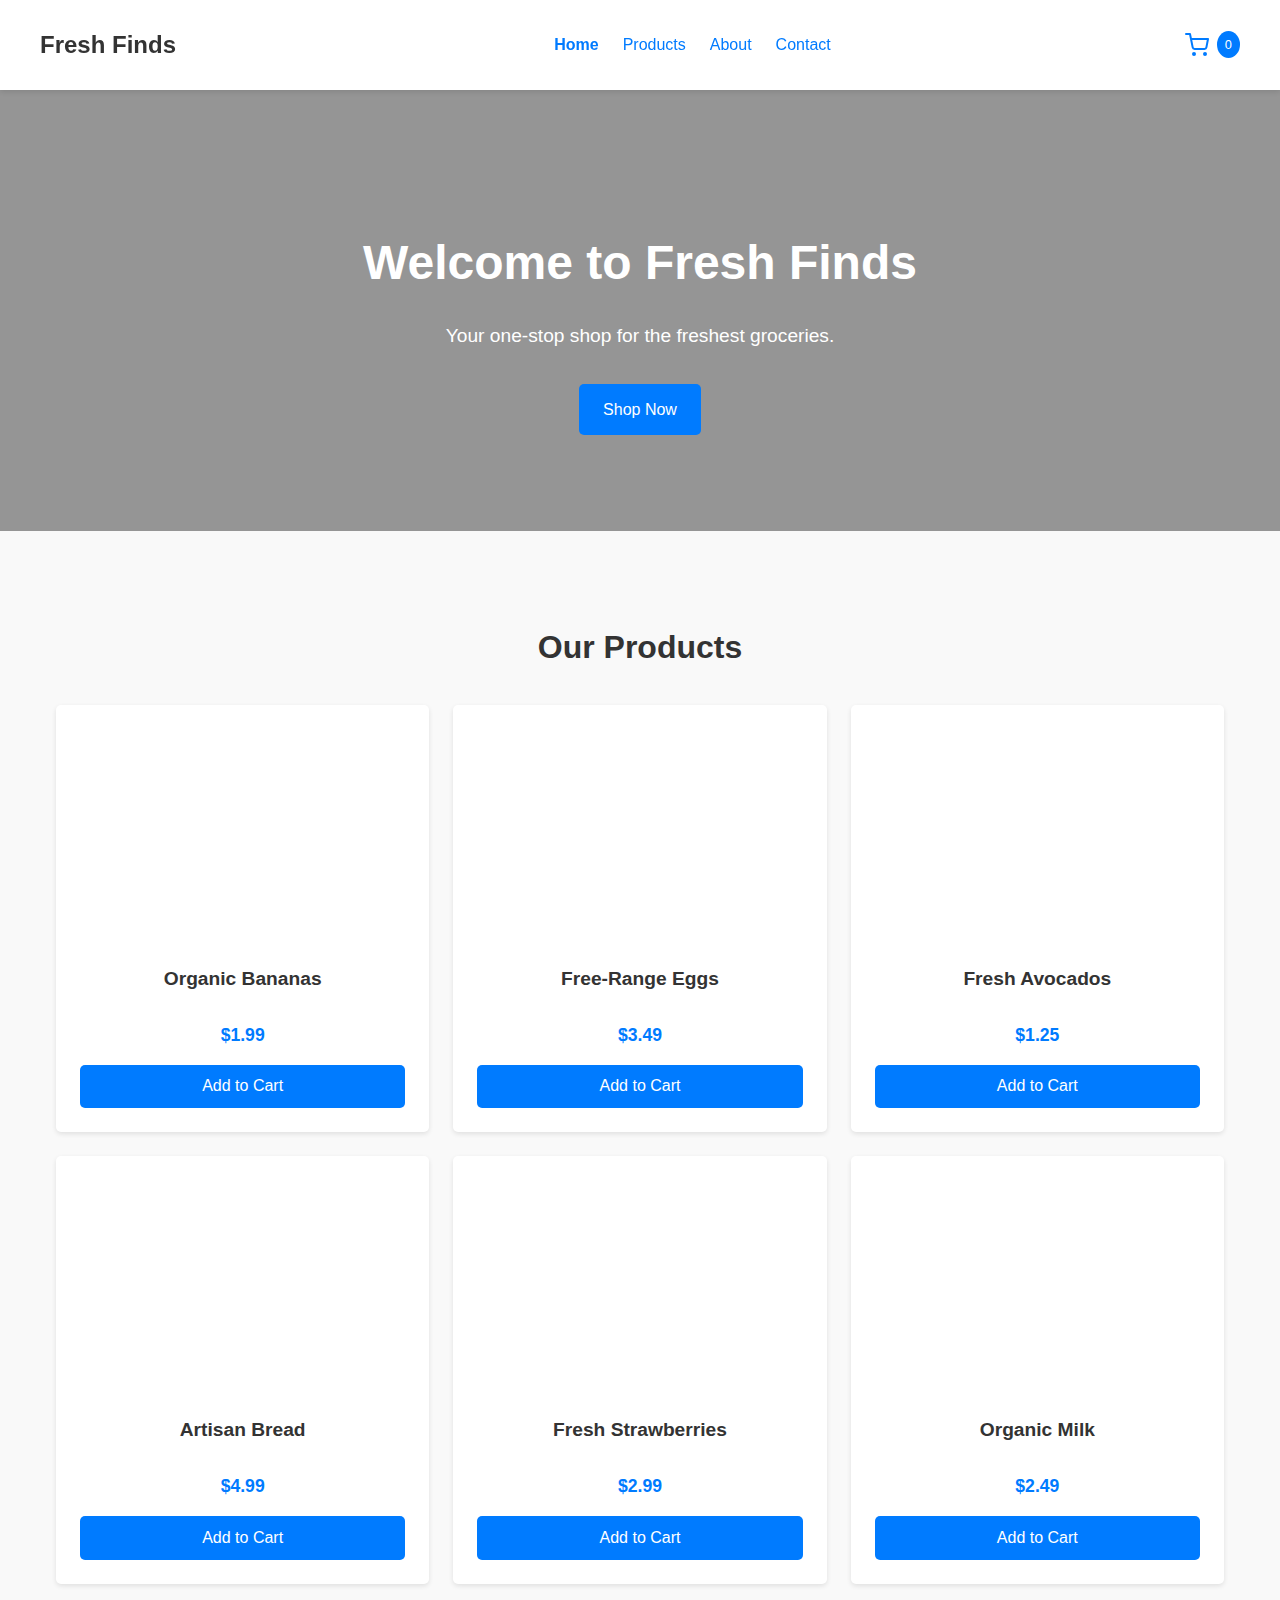
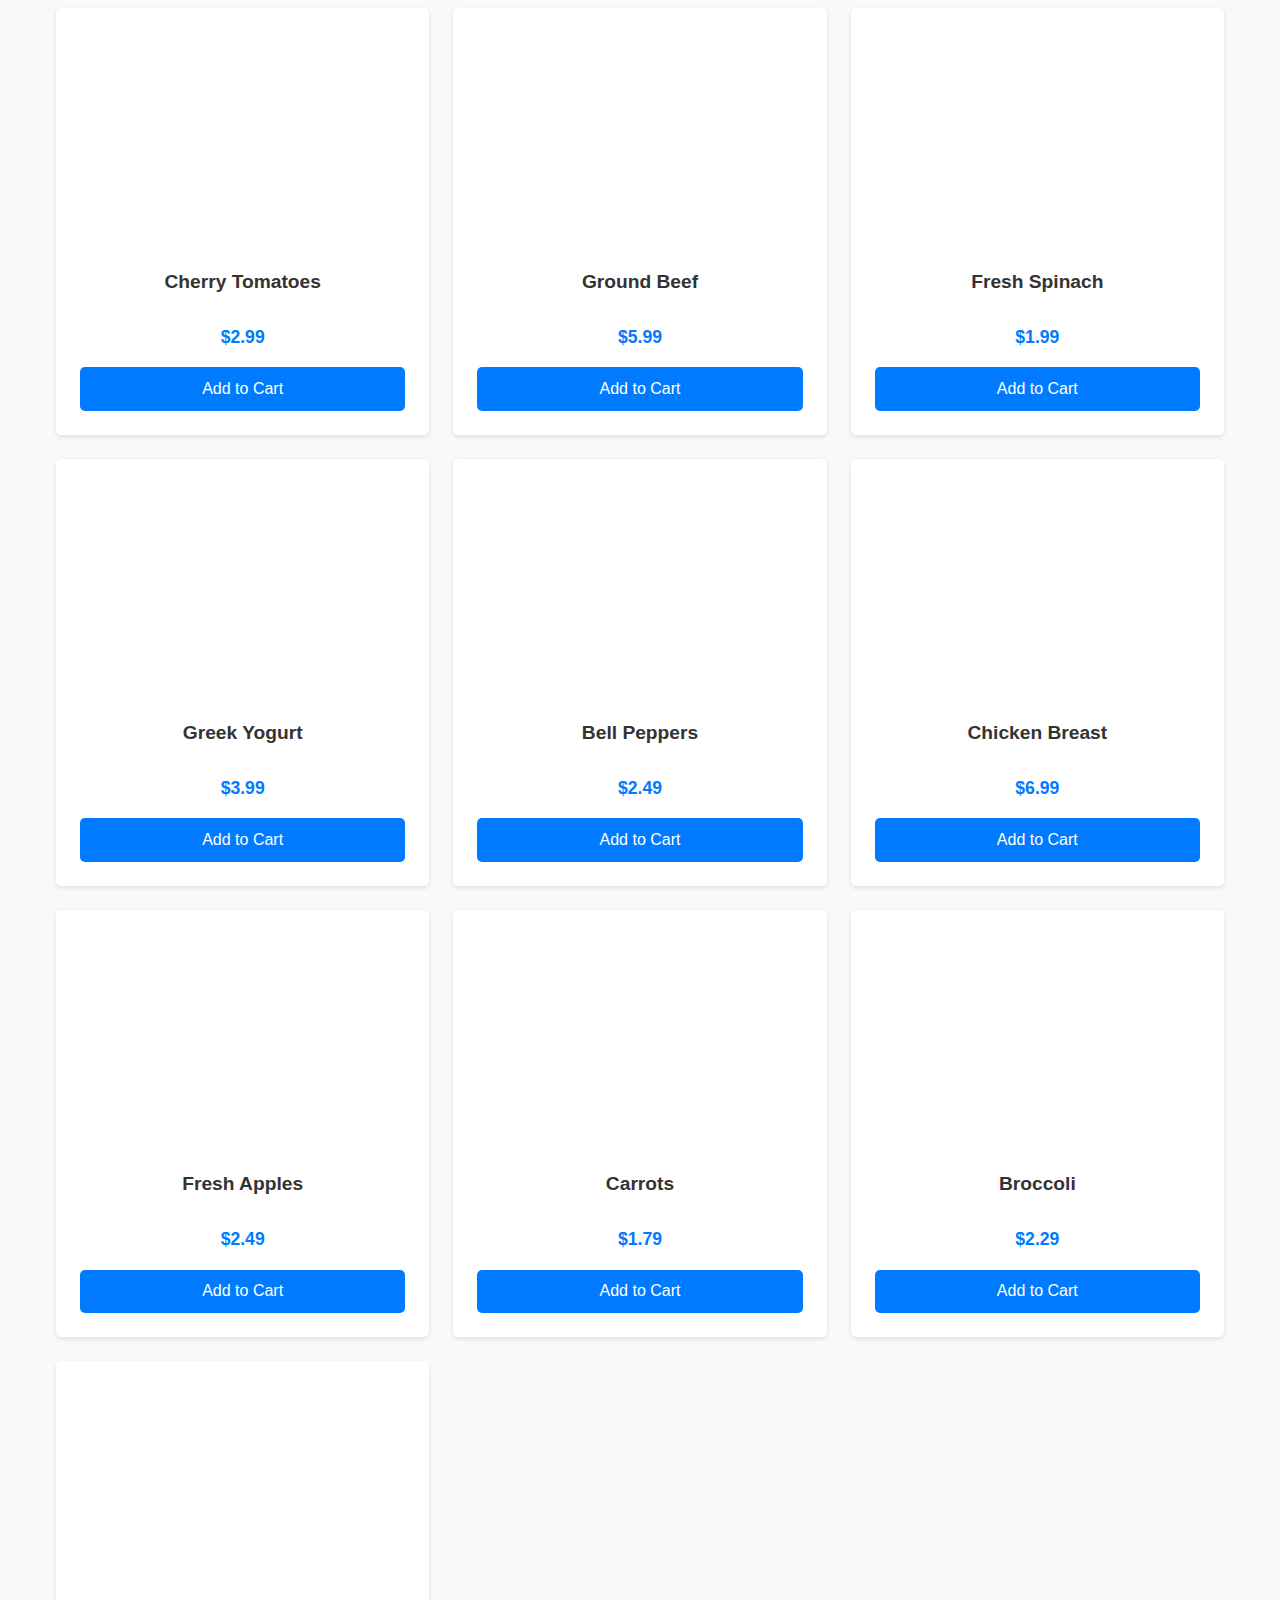
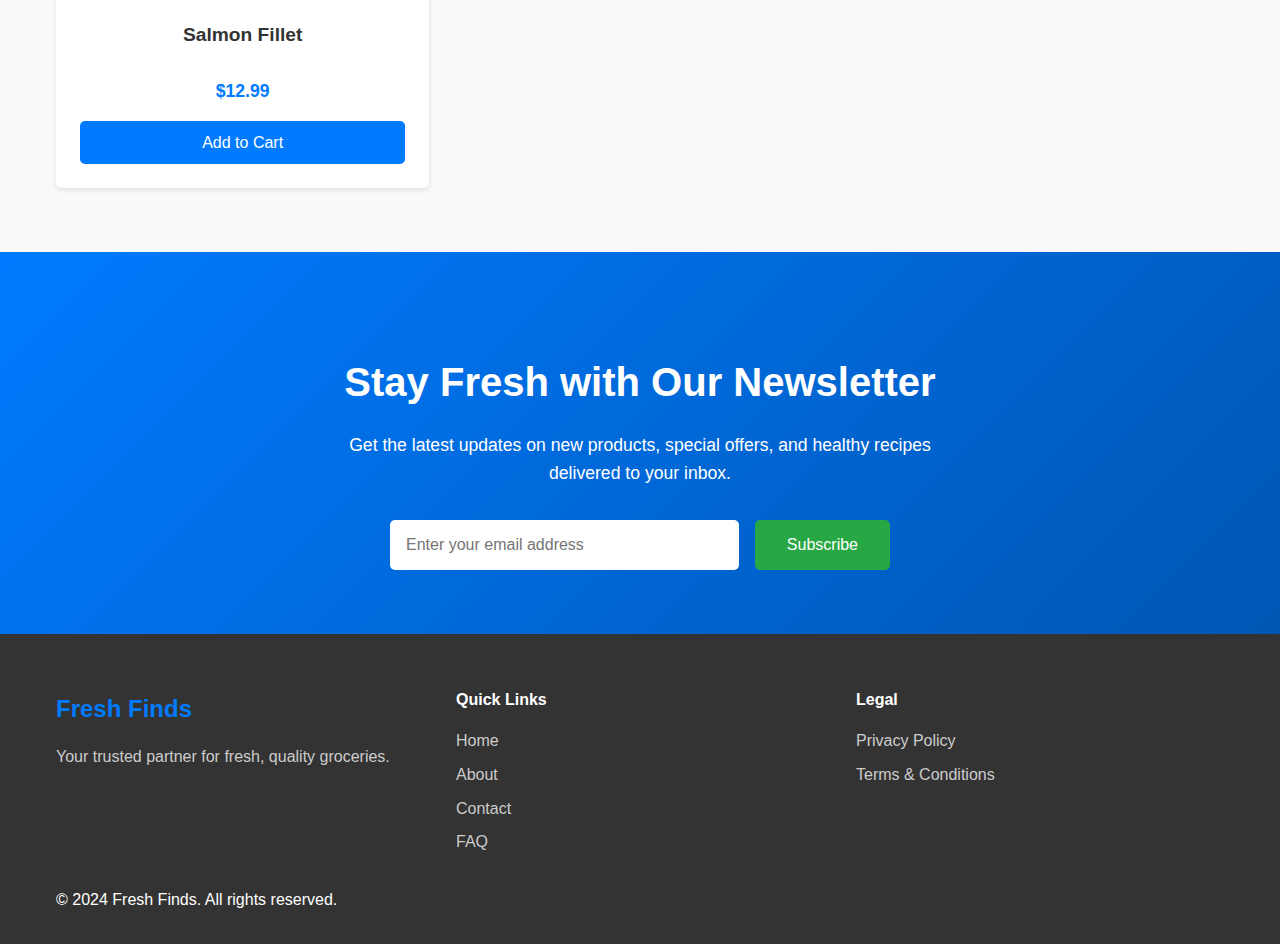
<file: index.html>
<!DOCTYPE html>
<html lang="en">
<head>
    <meta charset="UTF-8">
    <meta name="viewport" content="width=device-width, initial-scale=1.0">
    <title>Fresh Finds</title>
    <link rel="stylesheet" href="style.css">
</head>
<body>
    <header>
        <nav>
            <div class="logo">
                <a href="index.html">
                    <h1>Fresh Finds</h1>
                </a>
            </div>
            <ul class="nav-links">
                <li><a href="#home">Home</a></li>
                <li><a href="#products">Products</a></li>
                <li><a href="about.html">About</a></li>
                <li><a href="contact.html">Contact</a></li>
            </ul>
            <div class="cart">
                <a href="checkout.html">
                    <svg xmlns="http://www.w3.org/2000/svg" width="24" height="24" viewBox="0 0 24 24" fill="none" stroke="currentColor" stroke-width="2" stroke-linecap="round" stroke-linejoin="round" class="feather feather-shopping-cart"><circle cx="9" cy="21" r="1"></circle><circle cx="20" cy="21" r="1"></circle><path d="M1 1h4l2.68 13.39a2 2 0 0 0 2 1.61h9.72a2 2 0 0 0 2-1.61L23 6H6"></path></svg>
                    <span class="cart-count">0</span>
                </a>
            </div>
            <div class="mobile-menu-toggle">
                <span></span>
                <span></span>
                <span></span>
            </div>
        </nav>
    </header>

    <main>
        <section id="home" class="hero">
            <div class="hero-content">
                <h2>Welcome to Fresh Finds</h2>
                <p>Your one-stop shop for the freshest groceries.</p>
                <a href="#products" class="btn">Shop Now</a>
            </div>
        </section>

        <section id="products">
            <h2>Our Products</h2>
            <div class="product-grid">
                </div>
        </section>

        <section class="newsletter-section">
            <div class="container">
                <div class="newsletter-content">
                    <h2>Stay Fresh with Our Newsletter</h2>
                    <p>Get the latest updates on new products, special offers, and healthy recipes delivered to your inbox.</p>
                    <form class="newsletter-form">
                        <div class="newsletter-input-group">
                            <input type="email" placeholder="Enter your email address" required>
                            <button type="submit" class="btn newsletter-btn">Subscribe</button>
                        </div>
                    </form>
                </div>
            </div>
        </section>
    </main>
    <footer>
        <div class="container">
            <div class="footer-content">
                <div class="footer-section">
                    <div class="footer-logo">
                        <h3>Fresh Finds</h3>
                        <p>Your trusted partner for fresh, quality groceries.</p>
                    </div>
                </div>
                <div class="footer-section">
                    <h4>Quick Links</h4>
                    <ul>
                        <li><a href="index.html">Home</a></li>
                        <li><a href="about.html">About</a></li>
                        <li><a href="contact.html">Contact</a></li>
                        <li><a href="faq.html">FAQ</a></li>
                    </ul>
                </div>
                <div class="footer-section">
                    <h4>Legal</h4>
                    <ul>
                        <li><a href="privacy.html">Privacy Policy</a></li>
                        <li><a href="terms.html">Terms & Conditions</a></li>
                    </ul>
                </div>
            </div>
            <p>&copy; 2024 Fresh Finds. All rights reserved.</p>
        </div>
    </footer>

    <script src="script.js"></script>
    <script src="navigation.js"></script>
</body>
</html>
</file>
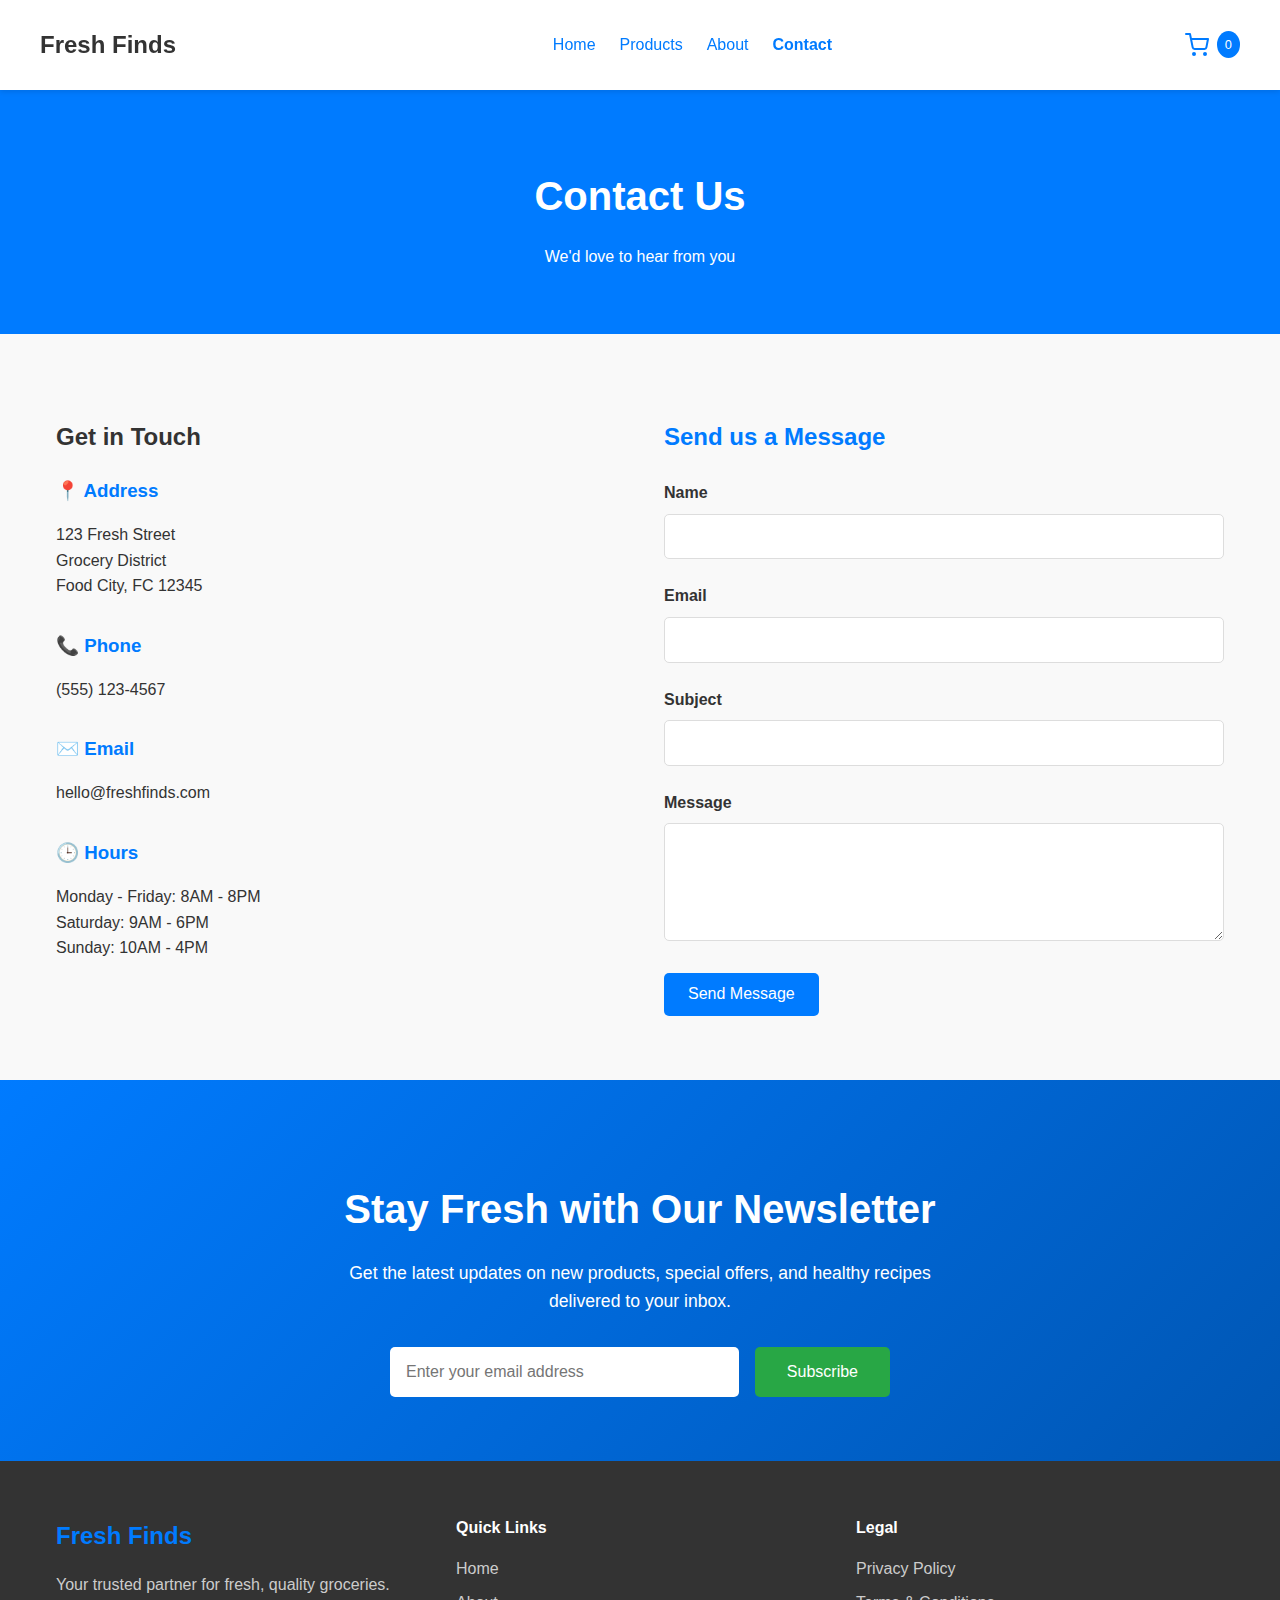
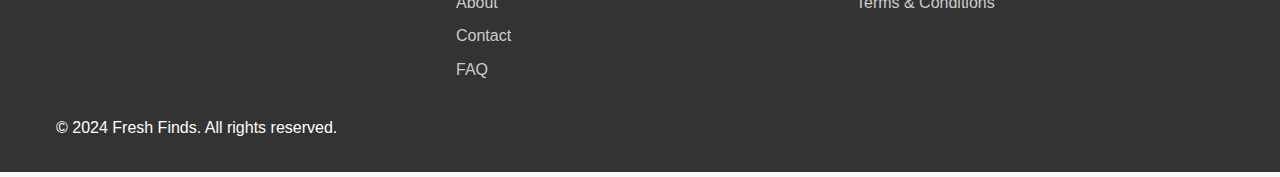
<file: contact.html>
<!DOCTYPE html>
<html lang="en">
<head>
    <meta charset="UTF-8">
    <meta name="viewport" content="width=device-width, initial-scale=1.0">
    <title>Contact Us - Fresh Finds</title>
    <link rel="stylesheet" href="style.css">
</head>
<body>
    <header>
        <nav>
            <div class="logo">
                <a href="index.html">
                    <h1>Fresh Finds</h1>
                </a>
            </div>
            <ul class="nav-links">
                <li><a href="index.html">Home</a></li>
                <li><a href="index.html#products">Products</a></li>
                <li><a href="about.html">About</a></li>
                <li><a href="contact.html">Contact</a></li>
            </ul>
            <div class="cart">
                <a href="checkout.html">
                    <svg xmlns="http://www.w3.org/2000/svg" width="24" height="24" viewBox="0 0 24 24" fill="none" stroke="currentColor" stroke-width="2" stroke-linecap="round" stroke-linejoin="round" class="feather feather-shopping-cart"><circle cx="9" cy="21" r="1"></circle><circle cx="20" cy="21" r="1"></circle><path d="M1 1h4l2.68 13.39a2 2 0 0 0 2 1.61h9.72a2 2 0 0 0 2-1.61L23 6H6"></path></svg>
                    <span class="cart-count">0</span>
                </a>
            </div>
            <div class="mobile-menu-toggle">
                <span></span>
                <span></span>
                <span></span>
            </div>
        </nav>
    </header>

    <main>
        <section class="page-header">
            <div class="container">
                <h1>Contact Us</h1>
                <p>We'd love to hear from you</p>
            </div>
        </section>

        <section class="contact-content">
            <div class="container">
                <div class="contact-grid">
                    <div class="contact-info">
                        <h2>Get in Touch</h2>
                        <div class="contact-item">
                            <h3>📍 Address</h3>
                            <p>123 Fresh Street<br>Grocery District<br>Food City, FC 12345</p>
                        </div>
                        <div class="contact-item">
                            <h3>📞 Phone</h3>
                            <p>(555) 123-4567</p>
                        </div>
                        <div class="contact-item">
                            <h3>✉️ Email</h3>
                            <p>hello@freshfinds.com</p>
                        </div>
                        <div class="contact-item">
                            <h3>🕒 Hours</h3>
                            <p>Monday - Friday: 8AM - 8PM<br>
                            Saturday: 9AM - 6PM<br>
                            Sunday: 10AM - 4PM</p>
                        </div>
                    </div>
                    <div class="contact-form">
                        <h2>Send us a Message</h2>
                        <form>
                            <div class="form-group">
                                <label for="name">Name</label>
                                <input type="text" id="name" name="name" required>
                            </div>
                            <div class="form-group">
                                <label for="email">Email</label>
                                <input type="email" id="email" name="email" required>
                            </div>
                            <div class="form-group">
                                <label for="subject">Subject</label>
                                <input type="text" id="subject" name="subject" required>
                            </div>
                            <div class="form-group">
                                <label for="message">Message</label>
                                <textarea id="message" name="message" rows="5" required></textarea>
                            </div>
                            <button type="submit" class="btn">Send Message</button>
                        </form>
                    </div>
                </div>
            </div>
        </section>

        <section class="newsletter-section">
            <div class="container">
                <div class="newsletter-content">
                    <h2>Stay Fresh with Our Newsletter</h2>
                    <p>Get the latest updates on new products, special offers, and healthy recipes delivered to your inbox.</p>
                    <form class="newsletter-form">
                        <div class="newsletter-input-group">
                            <input type="email" placeholder="Enter your email address" required>
                            <button type="submit" class="btn newsletter-btn">Subscribe</button>
                        </div>
                    </form>
                </div>
            </div>
        </section>
    </main>
    <footer>
        <div class="container">
            <div class="footer-content">
                <div class="footer-section">
                    <div class="footer-logo">
                        <h3>Fresh Finds</h3>
                        <p>Your trusted partner for fresh, quality groceries.</p>
                    </div>
                </div>
                <div class="footer-section">
                    <h4>Quick Links</h4>
                    <ul>
                        <li><a href="index.html">Home</a></li>
                        <li><a href="about.html">About</a></li>
                        <li><a href="contact.html">Contact</a></li>
                        <li><a href="faq.html">FAQ</a></li>
                    </ul>
                </div>
                <div class="footer-section">
                    <h4>Legal</h4>
                    <ul>
                        <li><a href="privacy.html">Privacy Policy</a></li>
                        <li><a href="terms.html">Terms & Conditions</a></li>
                    </ul>
                </div>
            </div>
            <p>&copy; 2024 Fresh Finds. All rights reserved.</p>
        </div>
    </footer>
    <script src="navigation.js"></script>
</body>
</html>
</file>
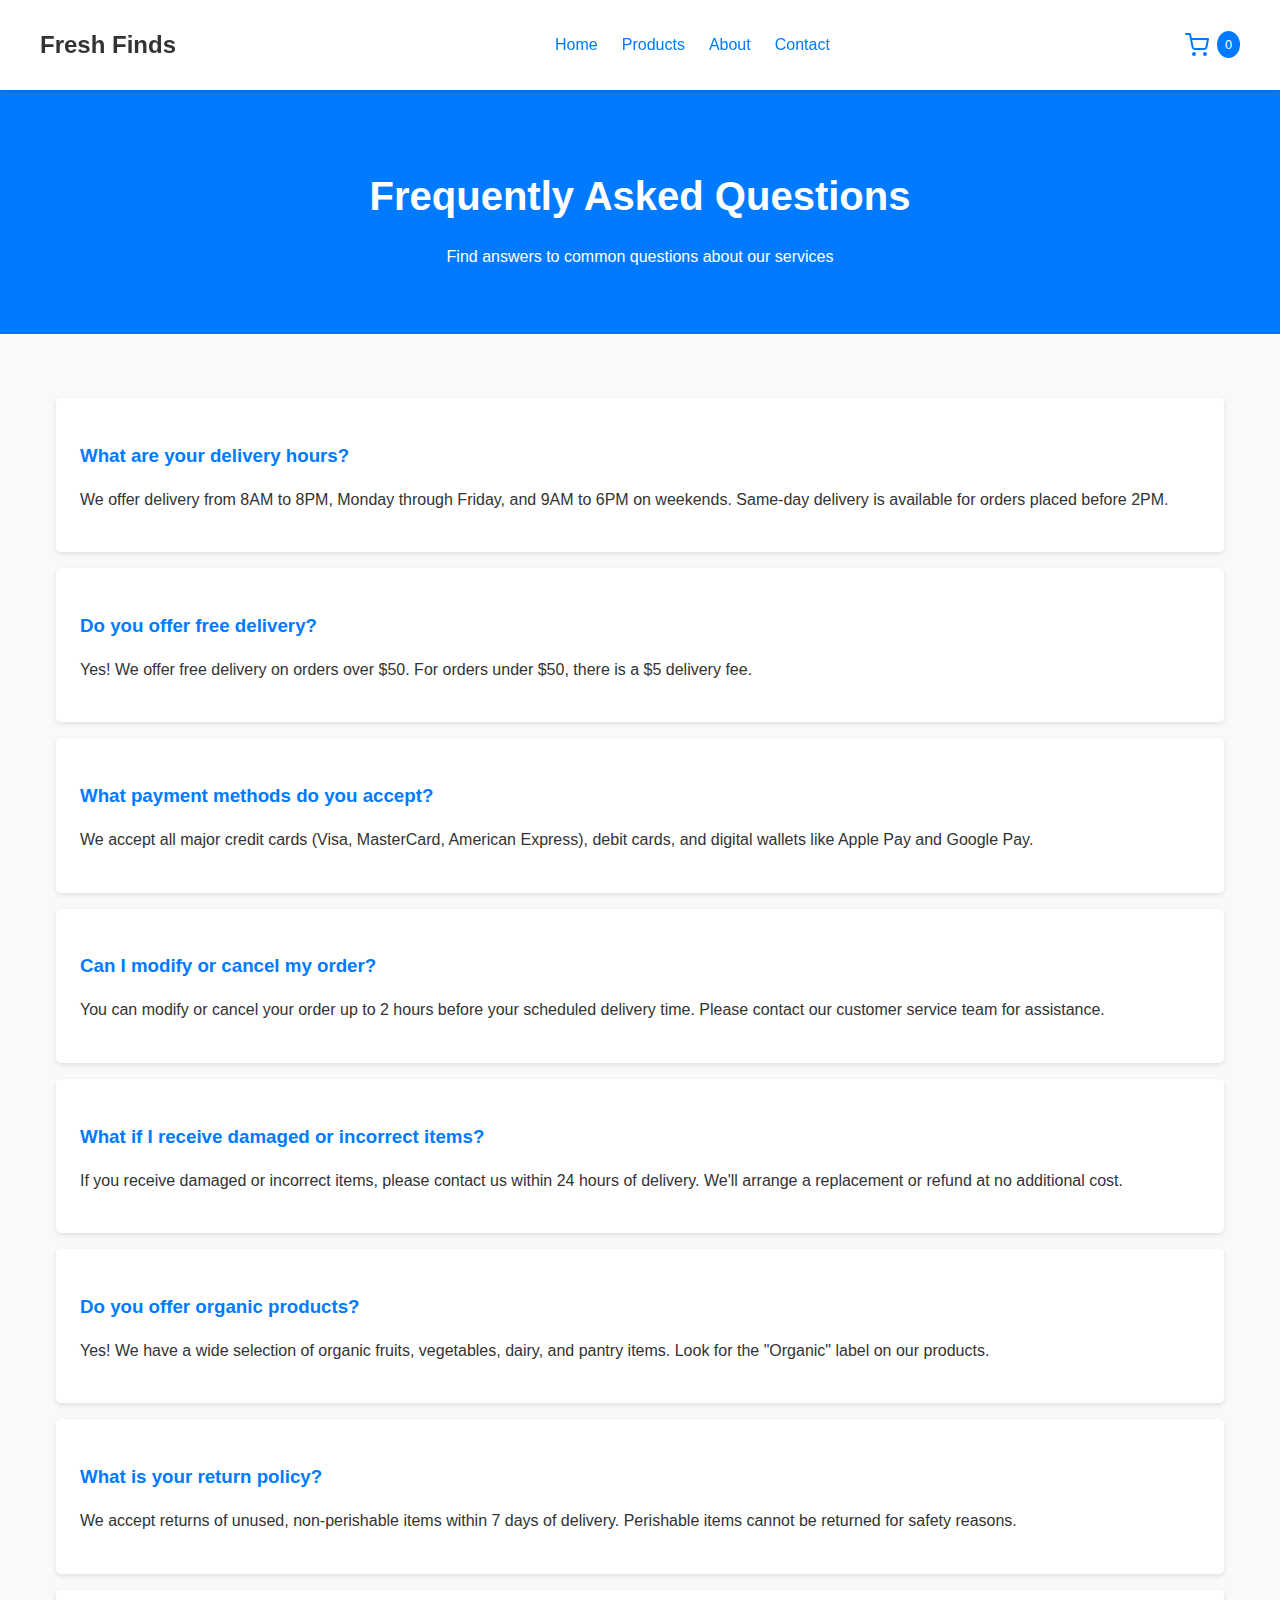
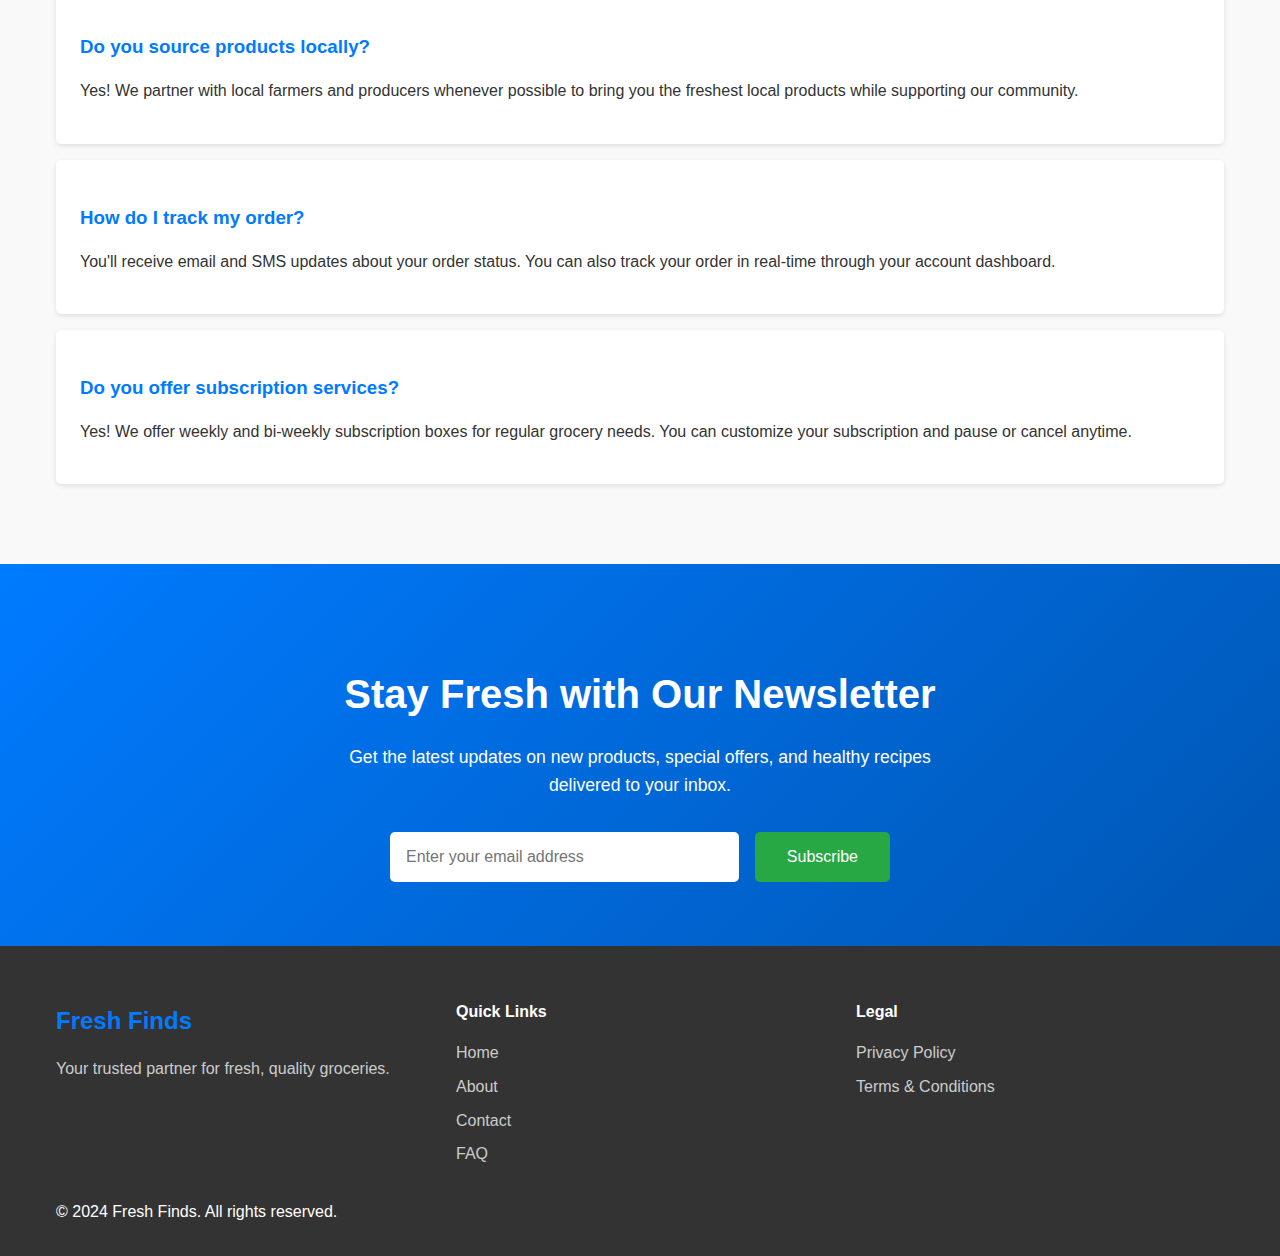
<file: faq.html>
<!DOCTYPE html>
<html lang="en">
<head>
    <meta charset="UTF-8">
    <meta name="viewport" content="width=device-width, initial-scale=1.0">
    <title>FAQ - Fresh Finds</title>
    <link rel="stylesheet" href="style.css">
</head>
<body>
    <header>
        <nav>
            <div class="logo">
                <a href="index.html">
                    <h1>Fresh Finds</h1>
                </a>
            </div>
            <ul class="nav-links">
                <li><a href="index.html">Home</a></li>
                <li><a href="index.html#products">Products</a></li>
                <li><a href="about.html">About</a></li>
                <li><a href="contact.html">Contact</a></li>
            </ul>
            <div class="cart">
                <a href="checkout.html">
                    <svg xmlns="http://www.w3.org/2000/svg" width="24" height="24" viewBox="0 0 24 24" fill="none" stroke="currentColor" stroke-width="2" stroke-linecap="round" stroke-linejoin="round" class="feather feather-shopping-cart"><circle cx="9" cy="21" r="1"></circle><circle cx="20" cy="21" r="1"></circle><path d="M1 1h4l2.68 13.39a2 2 0 0 0 2 1.61h9.72a2 2 0 0 0 2-1.61L23 6H6"></path></svg>
                    <span class="cart-count">0</span>
                </a>
            </div>
            <div class="mobile-menu-toggle">
                <span></span>
                <span></span>
                <span></span>
            </div>
        </nav>
    </header>

    <main>
        <section class="page-header">
            <div class="container">
                <h1>Frequently Asked Questions</h1>
                <p>Find answers to common questions about our services</p>
            </div>
        </section>

        <section class="faq-content">
            <div class="container">
                <div class="faq-list">
                    <div class="faq-item">
                        <h3>What are your delivery hours?</h3>
                        <p>We offer delivery from 8AM to 8PM, Monday through Friday, and 9AM to 6PM on weekends. Same-day delivery is available for orders placed before 2PM.</p>
                    </div>

                    <div class="faq-item">
                        <h3>Do you offer free delivery?</h3>
                        <p>Yes! We offer free delivery on orders over $50. For orders under $50, there is a $5 delivery fee.</p>
                    </div>

                    <div class="faq-item">
                        <h3>What payment methods do you accept?</h3>
                        <p>We accept all major credit cards (Visa, MasterCard, American Express), debit cards, and digital wallets like Apple Pay and Google Pay.</p>
                    </div>

                    <div class="faq-item">
                        <h3>Can I modify or cancel my order?</h3>
                        <p>You can modify or cancel your order up to 2 hours before your scheduled delivery time. Please contact our customer service team for assistance.</p>
                    </div>

                    <div class="faq-item">
                        <h3>What if I receive damaged or incorrect items?</h3>
                        <p>If you receive damaged or incorrect items, please contact us within 24 hours of delivery. We'll arrange a replacement or refund at no additional cost.</p>
                    </div>

                    <div class="faq-item">
                        <h3>Do you offer organic products?</h3>
                        <p>Yes! We have a wide selection of organic fruits, vegetables, dairy, and pantry items. Look for the "Organic" label on our products.</p>
                    </div>

                    <div class="faq-item">
                        <h3>What is your return policy?</h3>
                        <p>We accept returns of unused, non-perishable items within 7 days of delivery. Perishable items cannot be returned for safety reasons.</p>
                    </div>

                    <div class="faq-item">
                        <h3>Do you source products locally?</h3>
                        <p>Yes! We partner with local farmers and producers whenever possible to bring you the freshest local products while supporting our community.</p>
                    </div>

                    <div class="faq-item">
                        <h3>How do I track my order?</h3>
                        <p>You'll receive email and SMS updates about your order status. You can also track your order in real-time through your account dashboard.</p>
                    </div>

                    <div class="faq-item">
                        <h3>Do you offer subscription services?</h3>
                        <p>Yes! We offer weekly and bi-weekly subscription boxes for regular grocery needs. You can customize your subscription and pause or cancel anytime.</p>
                    </div>
                </div>
            </div>
        </section>

        <section class="newsletter-section">
            <div class="container">
                <div class="newsletter-content">
                    <h2>Stay Fresh with Our Newsletter</h2>
                    <p>Get the latest updates on new products, special offers, and healthy recipes delivered to your inbox.</p>
                    <form class="newsletter-form">
                        <div class="newsletter-input-group">
                            <input type="email" placeholder="Enter your email address" required>
                            <button type="submit" class="btn newsletter-btn">Subscribe</button>
                        </div>
                    </form>
                </div>
            </div>
        </section>
    </main>

    <footer>
        <div class="container">
            <div class="footer-content">
                <div class="footer-section">
                    <div class="footer-logo">
                        <h3>Fresh Finds</h3>
                        <p>Your trusted partner for fresh, quality groceries.</p>
                    </div>
                </div>
                <div class="footer-section">
                    <h4>Quick Links</h4>
                    <ul>
                        <li><a href="index.html">Home</a></li>
                        <li><a href="about.html">About</a></li>
                        <li><a href="contact.html">Contact</a></li>
                        <li><a href="faq.html">FAQ</a></li>
                    </ul>
                </div>
                <div class="footer-section">
                    <h4>Legal</h4>
                    <ul>
                        <li><a href="privacy.html">Privacy Policy</a></li>
                        <li><a href="terms.html">Terms & Conditions</a></li>
                    </ul>
                </div>
            </div>
            <p>&copy; 2024 Fresh Finds. All rights reserved.</p>
        </div>
    </footer>
    <script src="navigation.js"></script>
</body>
</html>
</file>
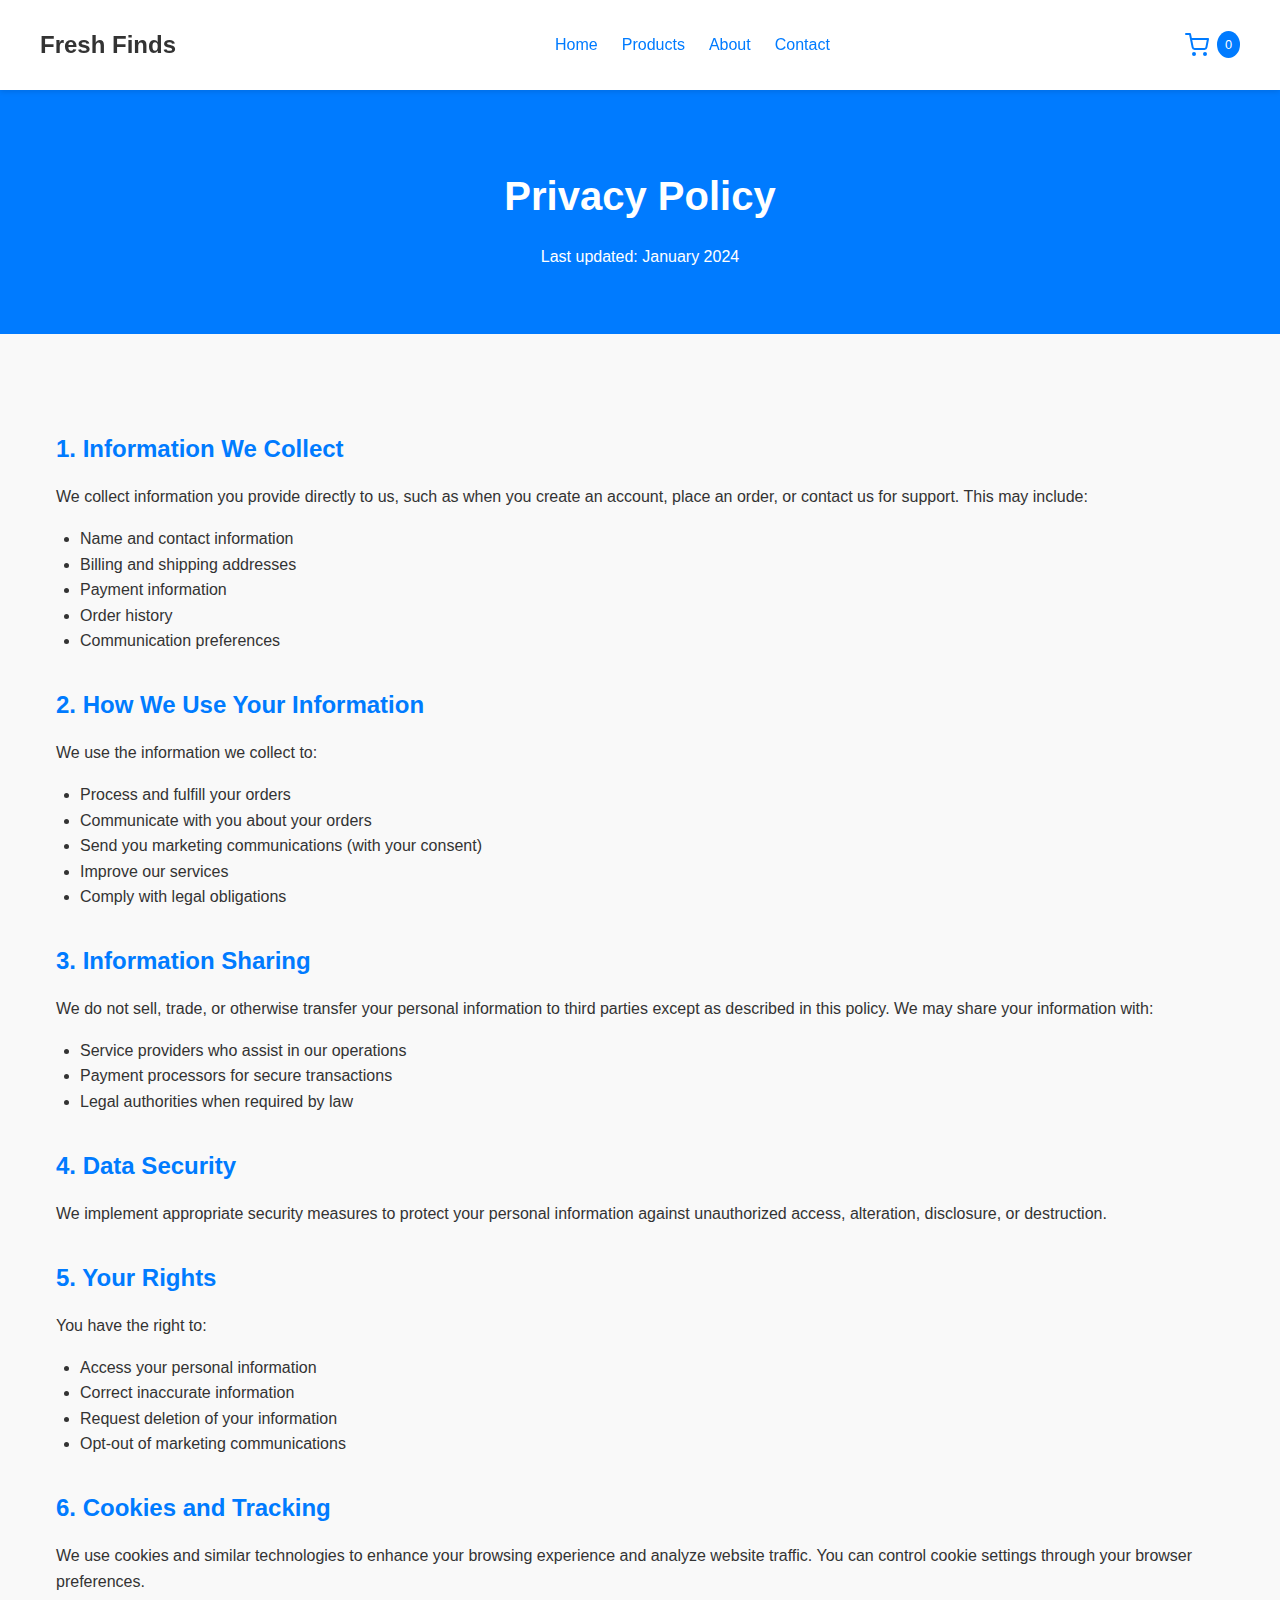
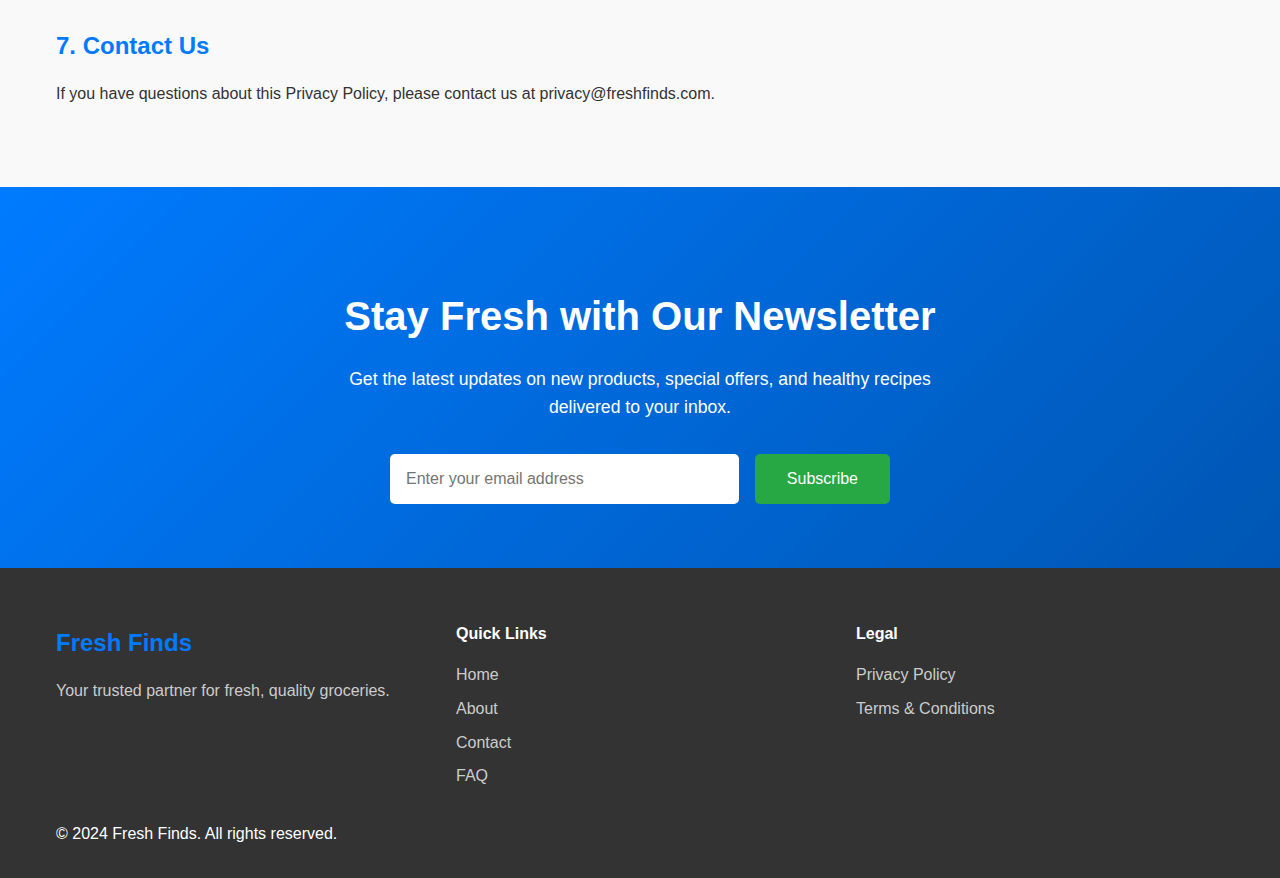
<file: privacy.html>
<!DOCTYPE html>
<html lang="en">
<head>
    <meta charset="UTF-8">
    <meta name="viewport" content="width=device-width, initial-scale=1.0">
    <title>Privacy Policy - Fresh Finds</title>
    <link rel="stylesheet" href="style.css">
</head>
<body>
    <header>
        <nav>
            <div class="logo">
                <a href="index.html">
                    <h1>Fresh Finds</h1>
                </a>
            </div>
            <ul class="nav-links">
                <li><a href="index.html">Home</a></li>
                <li><a href="index.html#products">Products</a></li>
                <li><a href="about.html">About</a></li>
                <li><a href="contact.html">Contact</a></li>
            </ul>
            <div class="cart">
                <a href="checkout.html">
                    <svg xmlns="http://www.w3.org/2000/svg" width="24" height="24" viewBox="0 0 24 24" fill="none" stroke="currentColor" stroke-width="2" stroke-linecap="round" stroke-linejoin="round" class="feather feather-shopping-cart"><circle cx="9" cy="21" r="1"></circle><circle cx="20" cy="21" r="1"></circle><path d="M1 1h4l2.68 13.39a2 2 0 0 0 2 1.61h9.72a2 2 0 0 0 2-1.61L23 6H6"></path></svg>
                    <span class="cart-count">0</span>
                </a>
            </div>
            <div class="mobile-menu-toggle">
                <span></span>
                <span></span>
                <span></span>
            </div>
        </nav>
    </header>

    <main>
        <section class="page-header">
            <div class="container">
                <h1>Privacy Policy</h1>
                <p>Last updated: January 2024</p>
            </div>
        </section>

        <section class="policy-content">
            <div class="container">
                <div class="policy-text">
                    <h2>1. Information We Collect</h2>
                    <p>We collect information you provide directly to us, such as when you create an account, place an order, or contact us for support. This may include:</p>
                    <ul>
                        <li>Name and contact information</li>
                        <li>Billing and shipping addresses</li>
                        <li>Payment information</li>
                        <li>Order history</li>
                        <li>Communication preferences</li>
                    </ul>

                    <h2>2. How We Use Your Information</h2>
                    <p>We use the information we collect to:</p>
                    <ul>
                        <li>Process and fulfill your orders</li>
                        <li>Communicate with you about your orders</li>
                        <li>Send you marketing communications (with your consent)</li>
                        <li>Improve our services</li>
                        <li>Comply with legal obligations</li>
                    </ul>

                    <h2>3. Information Sharing</h2>
                    <p>We do not sell, trade, or otherwise transfer your personal information to third parties except as described in this policy. We may share your information with:</p>
                    <ul>
                        <li>Service providers who assist in our operations</li>
                        <li>Payment processors for secure transactions</li>
                        <li>Legal authorities when required by law</li>
                    </ul>

                    <h2>4. Data Security</h2>
                    <p>We implement appropriate security measures to protect your personal information against unauthorized access, alteration, disclosure, or destruction.</p>

                    <h2>5. Your Rights</h2>
                    <p>You have the right to:</p>
                    <ul>
                        <li>Access your personal information</li>
                        <li>Correct inaccurate information</li>
                        <li>Request deletion of your information</li>
                        <li>Opt-out of marketing communications</li>
                    </ul>

                    <h2>6. Cookies and Tracking</h2>
                    <p>We use cookies and similar technologies to enhance your browsing experience and analyze website traffic. You can control cookie settings through your browser preferences.</p>

                    <h2>7. Contact Us</h2>
                    <p>If you have questions about this Privacy Policy, please contact us at privacy@freshfinds.com.</p>
                </div>
            </div>
        </section>

        <section class="newsletter-section">
            <div class="container">
                <div class="newsletter-content">
                    <h2>Stay Fresh with Our Newsletter</h2>
                    <p>Get the latest updates on new products, special offers, and healthy recipes delivered to your inbox.</p>
                    <form class="newsletter-form">
                        <div class="newsletter-input-group">
                            <input type="email" placeholder="Enter your email address" required>
                            <button type="submit" class="btn newsletter-btn">Subscribe</button>
                        </div>
                    </form>
                </div>
            </div>
        </section>
    </main>

    <footer>
        <div class="container">
            <div class="footer-content">
                <div class="footer-section">
                    <div class="footer-logo">
                        <h3>Fresh Finds</h3>
                        <p>Your trusted partner for fresh, quality groceries.</p>
                    </div>
                </div>
                <div class="footer-section">
                    <h4>Quick Links</h4>
                    <ul>
                        <li><a href="index.html">Home</a></li>
                        <li><a href="about.html">About</a></li>
                        <li><a href="contact.html">Contact</a></li>
                        <li><a href="faq.html">FAQ</a></li>
                    </ul>
                </div>
                <div class="footer-section">
                    <h4>Legal</h4>
                    <ul>
                        <li><a href="privacy.html">Privacy Policy</a></li>
                        <li><a href="terms.html">Terms & Conditions</a></li>
                    </ul>
                </div>
            </div>
            <p>&copy; 2024 Fresh Finds. All rights reserved.</p>
        </div>
    </footer>
    <script src="navigation.js"></script>
</body>
</html>
</file>
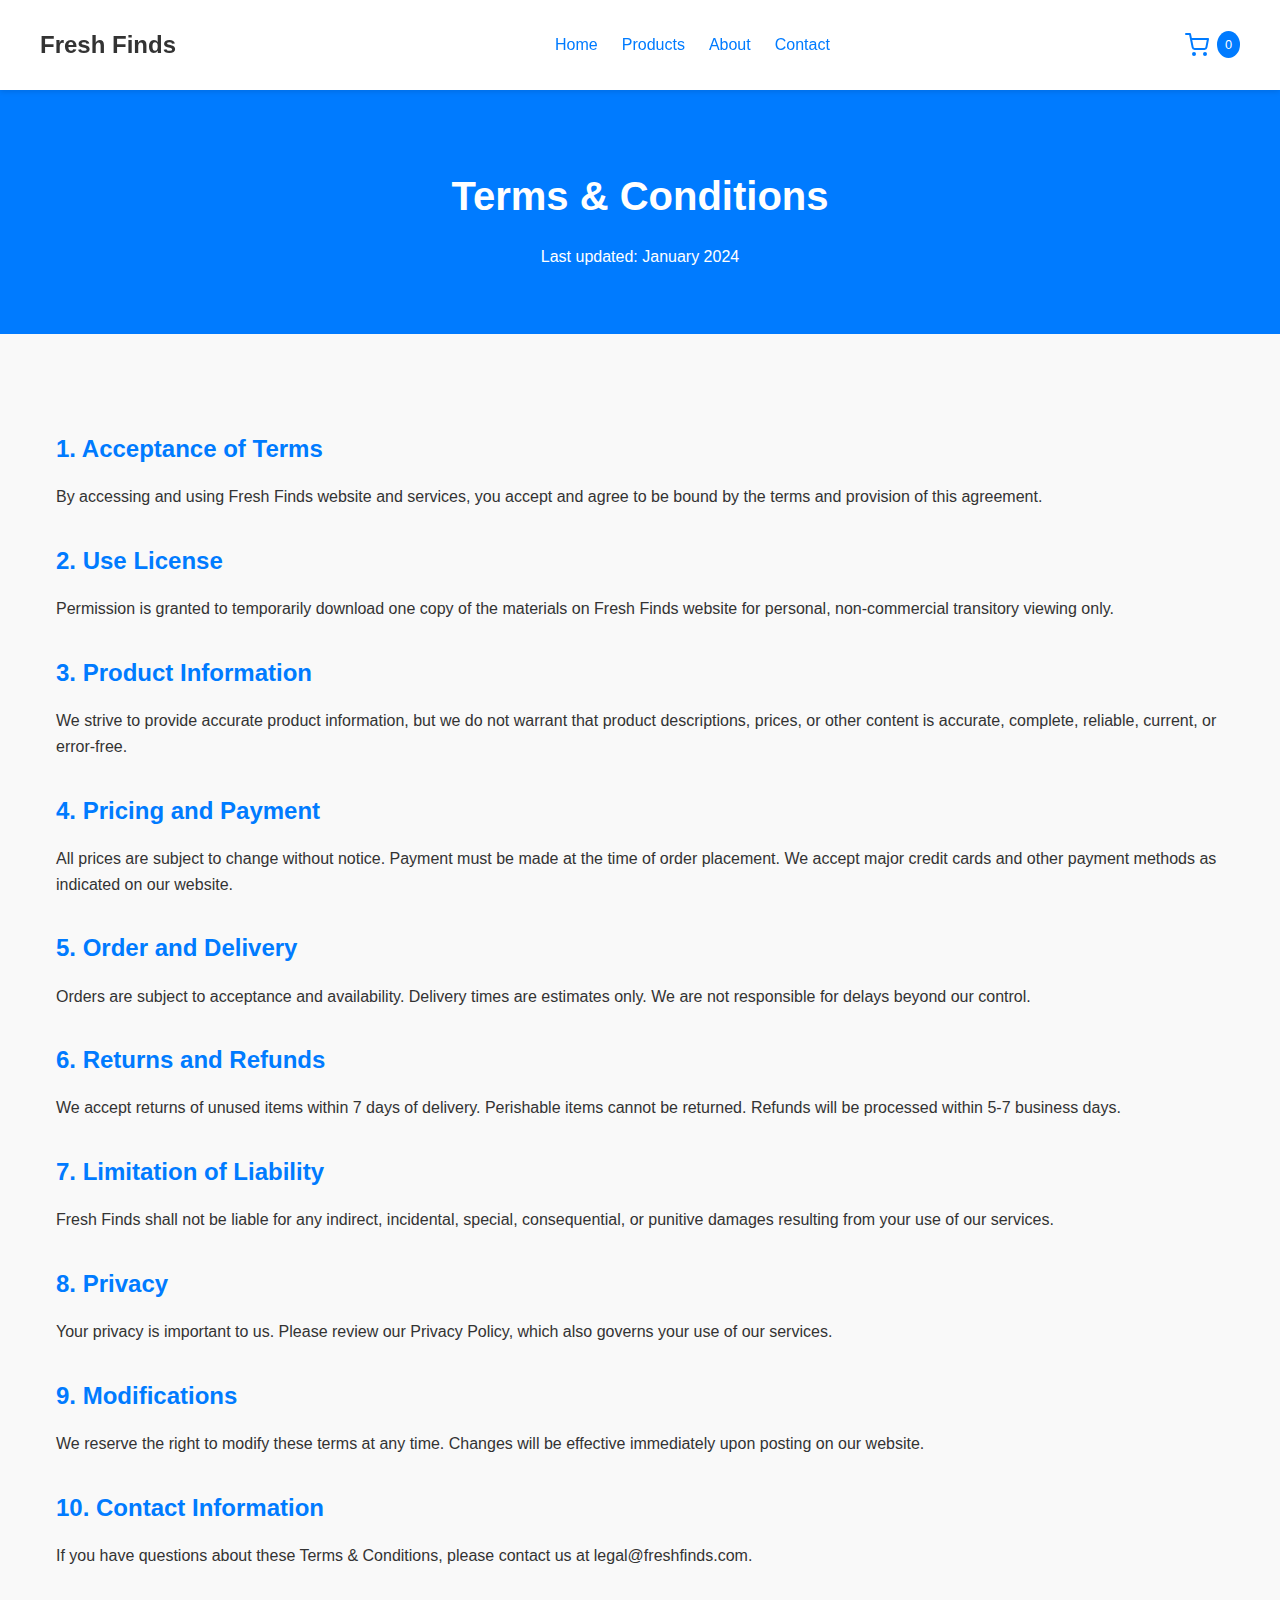
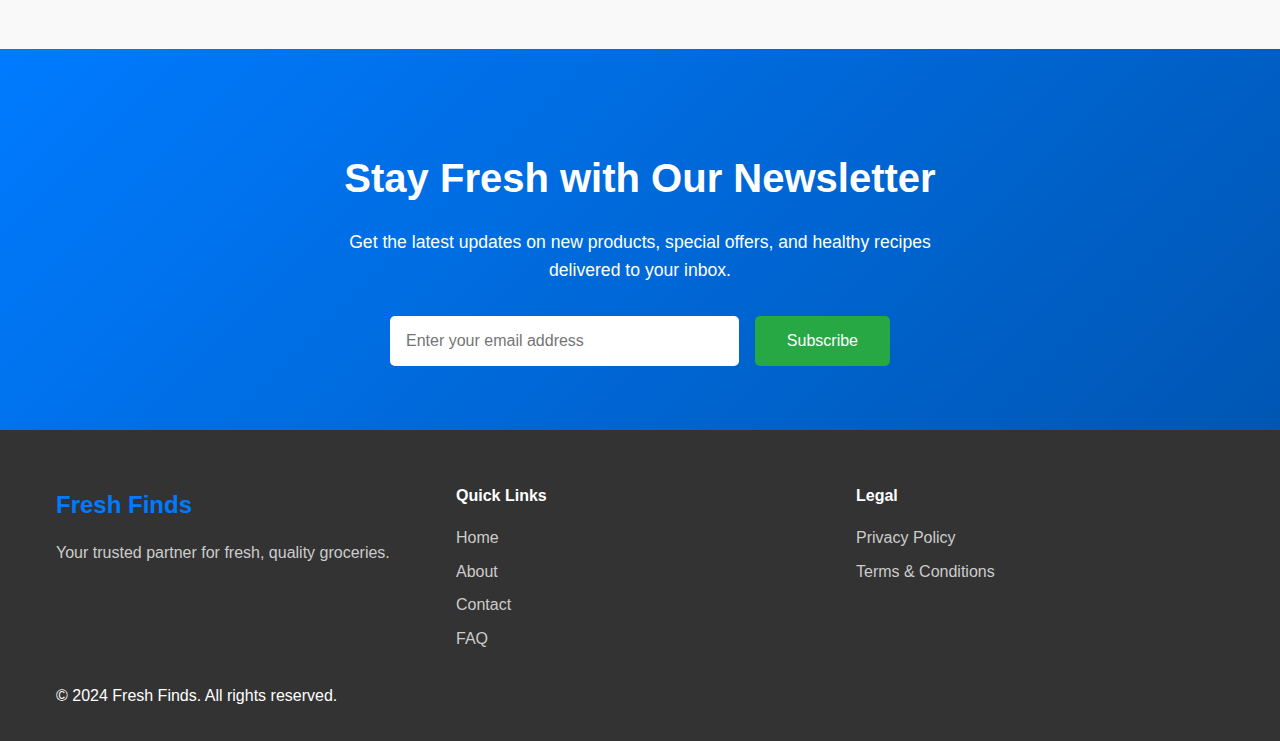
<file: terms.html>
<!DOCTYPE html>
<html lang="en">
<head>
    <meta charset="UTF-8">
    <meta name="viewport" content="width=device-width, initial-scale=1.0">
    <title>Terms & Conditions - Fresh Finds</title>
    <link rel="stylesheet" href="style.css">
</head>
<body>
    <header>
        <nav>
            <div class="logo">
                <a href="index.html">
                    <h1>Fresh Finds</h1>
                </a>
            </div>
            <ul class="nav-links">
                <li><a href="index.html">Home</a></li>
                <li><a href="index.html#products">Products</a></li>
                <li><a href="about.html">About</a></li>
                <li><a href="contact.html">Contact</a></li>
            </ul>
            <div class="cart">
                <a href="checkout.html">
                    <svg xmlns="http://www.w3.org/2000/svg" width="24" height="24" viewBox="0 0 24 24" fill="none" stroke="currentColor" stroke-width="2" stroke-linecap="round" stroke-linejoin="round" class="feather feather-shopping-cart"><circle cx="9" cy="21" r="1"></circle><circle cx="20" cy="21" r="1"></circle><path d="M1 1h4l2.68 13.39a2 2 0 0 0 2 1.61h9.72a2 2 0 0 0 2-1.61L23 6H6"></path></svg>
                    <span class="cart-count">0</span>
                </a>
            </div>
            <div class="mobile-menu-toggle">
                <span></span>
                <span></span>
                <span></span>
            </div>
        </nav>
    </header>

    <main>
        <section class="page-header">
            <div class="container">
                <h1>Terms & Conditions</h1>
                <p>Last updated: January 2024</p>
            </div>
        </section>

        <section class="policy-content">
            <div class="container">
                <div class="policy-text">
                    <h2>1. Acceptance of Terms</h2>
                    <p>By accessing and using Fresh Finds website and services, you accept and agree to be bound by the terms and provision of this agreement.</p>

                    <h2>2. Use License</h2>
                    <p>Permission is granted to temporarily download one copy of the materials on Fresh Finds website for personal, non-commercial transitory viewing only.</p>

                    <h2>3. Product Information</h2>
                    <p>We strive to provide accurate product information, but we do not warrant that product descriptions, prices, or other content is accurate, complete, reliable, current, or error-free.</p>

                    <h2>4. Pricing and Payment</h2>
                    <p>All prices are subject to change without notice. Payment must be made at the time of order placement. We accept major credit cards and other payment methods as indicated on our website.</p>

                    <h2>5. Order and Delivery</h2>
                    <p>Orders are subject to acceptance and availability. Delivery times are estimates only. We are not responsible for delays beyond our control.</p>

                    <h2>6. Returns and Refunds</h2>
                    <p>We accept returns of unused items within 7 days of delivery. Perishable items cannot be returned. Refunds will be processed within 5-7 business days.</p>

                    <h2>7. Limitation of Liability</h2>
                    <p>Fresh Finds shall not be liable for any indirect, incidental, special, consequential, or punitive damages resulting from your use of our services.</p>

                    <h2>8. Privacy</h2>
                    <p>Your privacy is important to us. Please review our Privacy Policy, which also governs your use of our services.</p>

                    <h2>9. Modifications</h2>
                    <p>We reserve the right to modify these terms at any time. Changes will be effective immediately upon posting on our website.</p>

                    <h2>10. Contact Information</h2>
                    <p>If you have questions about these Terms & Conditions, please contact us at legal@freshfinds.com.</p>
                </div>
            </div>
        </section>

        <section class="newsletter-section">
            <div class="container">
                <div class="newsletter-content">
                    <h2>Stay Fresh with Our Newsletter</h2>
                    <p>Get the latest updates on new products, special offers, and healthy recipes delivered to your inbox.</p>
                    <form class="newsletter-form">
                        <div class="newsletter-input-group">
                            <input type="email" placeholder="Enter your email address" required>
                            <button type="submit" class="btn newsletter-btn">Subscribe</button>
                        </div>
                    </form>
                </div>
            </div>
        </section>
    </main>

    <footer>
        <div class="container">
            <div class="footer-content">
                <div class="footer-section">
                    <div class="footer-logo">
                        <h3>Fresh Finds</h3>
                        <p>Your trusted partner for fresh, quality groceries.</p>
                    </div>
                </div>
                <div class="footer-section">
                    <h4>Quick Links</h4>
                    <ul>
                        <li><a href="index.html">Home</a></li>
                        <li><a href="about.html">About</a></li>
                        <li><a href="contact.html">Contact</a></li>
                        <li><a href="faq.html">FAQ</a></li>
                    </ul>
                </div>
                <div class="footer-section">
                    <h4>Legal</h4>
                    <ul>
                        <li><a href="privacy.html">Privacy Policy</a></li>
                        <li><a href="terms.html">Terms & Conditions</a></li>
                    </ul>
                </div>
            </div>
            <p>&copy; 2024 Fresh Finds. All rights reserved.</p>
        </div>
    </footer>
    <script src="navigation.js"></script>
</body>
</html>
</file>
<file: style.css>
/* General Styles */
* {
    box-sizing: border-box;
}

body {
    font-family: sans-serif;
    margin: 0;
    line-height: 1.6;
    background-color: #f9f9f9;
    color: #333;
    overflow-x: hidden;
}

a {
    text-decoration: none;
    color: #007bff;
}

ul {
    list-style: none;
    padding: 0;
}

.container {
    max-width: 1200px;
    margin: 0 auto;
    padding: 0 1rem;
}

/* Header */
header {
    background-color: #fff;
    box-shadow: 0 2px 5px rgba(0, 0, 0, 0.1);
    padding: 1rem;
    position: sticky;
    top: 0;
    z-index: 100;
}

nav {
    display: flex;
    justify-content: space-between;
    align-items: center;
    max-width: 1200px;
    margin: 0 auto;
}

.logo a {
    color: #333;
    text-decoration: none;
}

.logo a:hover {
    color: #007bff;
}

.logo h1 {
    margin: 0;
    font-size: 1.5rem;
}

.nav-links {
    display: flex;
    align-items: center;
}

.nav-links li {
    margin-left: 1.5rem;
}

.nav-links a {
    transition: color 0.3s ease;
}

.nav-links a:hover {
    color: #007bff;
}

.cart a {
    display: flex;
    align-items: center;
}

.cart-count {
    background-color: #007bff;
    color: #fff;
    border-radius: 50%;
    padding: 0.2rem 0.5rem;
    font-size: 0.8rem;
    margin-left: 0.5rem;
}

/* Mobile Menu Toggle */
.mobile-menu-toggle {
    display: none;
    flex-direction: column;
    cursor: pointer;
    padding: 0.5rem;
}

.mobile-menu-toggle span {
    width: 25px;
    height: 3px;
    background-color: #333;
    margin: 3px 0;
    transition: 0.3s;
}

/* Hero Section */
.hero {
    background-image: url('https://images.unsplash.com/photo-1542838132-92c53300491e?ixlib=rb-1.2.1&auto=format&fit=crop&w=1350&q=80');
    background-size: cover;
    background-position: center;
    color: #fff;
    text-align: center;
    padding: 6rem 0;
    position: relative;
}

.hero::before {
    content: '';
    position: absolute;
    top: 0;
    left: 0;
    right: 0;
    bottom: 0;
    background: rgba(0, 0, 0, 0.4);
    z-index: 1;
}

.hero-content {
    max-width: 800px;
    margin: 0 auto;
    position: relative;
    z-index: 2;
}

.hero h2 {
    font-size: 3rem;
    margin-bottom: 1rem;
}

.hero p {
    font-size: 1.2rem;
    margin-bottom: 2rem;
}

.btn {
    display: inline-block;
    background-color: #007bff;
    color: #fff;
    padding: 0.8rem 1.5rem;
    border-radius: 5px;
    transition: all 0.3s ease;
    border: none;
    cursor: pointer;
    font-size: 1rem;
    text-align: center;
}

.btn:hover {
    background-color: #0056b3;
    transform: translateY(-2px);
}

/* Products Section */
#products {
    padding: 4rem 0;
    max-width: 1200px;
    margin: 0 auto;
}

#products h2 {
    text-align: center;
    margin-bottom: 2rem;
    font-size: 2rem;
}

.product-grid {
    display: grid;
    grid-template-columns: repeat(auto-fit, minmax(280px, 1fr));
    gap: 1.5rem;
    padding: 0 1rem;
}

.product-card {
    background-color: #fff;
    border-radius: 5px;
    box-shadow: 0 2px 5px rgba(0, 0, 0, 0.1);
    padding: 1.5rem;
    text-align: center;
    display: flex;
    flex-direction: column;
    transition: transform 0.3s ease, box-shadow 0.3s ease;
}

.product-card:hover {
    transform: translateY(-5px);
    box-shadow: 0 4px 15px rgba(0, 0, 0, 0.2);
}

.product-card img {
    width: 200px;
    height: 200px;
    object-fit: cover;
    border-radius: 8px;
    margin: 0 auto 1rem auto;
    display: block;
}

.product-card h3 {
    font-size: 1.2rem;
    margin-bottom: 0.5rem;
}

.product-card .price {
    font-weight: bold;
    margin-bottom: 1rem;
    font-size: 1.1rem;
    color: #007bff;
}

/* Newsletter Section */
.newsletter-section {
    background: linear-gradient(135deg, #007bff 0%, #0056b3 100%);
    color: #fff;
    padding: 4rem 0;
    text-align: center;
}

.newsletter-content h2 {
    font-size: 2.5rem;
    margin-bottom: 1rem;
}

.newsletter-content p {
    font-size: 1.1rem;
    margin-bottom: 2rem;
    max-width: 600px;
    margin-left: auto;
    margin-right: auto;
}

.newsletter-form {
    max-width: 500px;
    margin: 0 auto;
}

.newsletter-input-group {
    display: flex;
    gap: 1rem;
    flex-wrap: wrap;
    justify-content: center;
}

.newsletter-input-group input {
    flex: 1;
    min-width: 250px;
    padding: 1rem;
    border: none;
    border-radius: 5px;
    font-size: 1rem;
}

.newsletter-btn {
    background-color: #28a745;
    color: #fff;
    padding: 1rem 2rem;
    border: none;
    border-radius: 5px;
    cursor: pointer;
    font-size: 1rem;
    transition: background-color 0.3s ease;
}

.newsletter-btn:hover {
    background-color: #218838;
}

/* Page Header */
.page-header {
    background-color: #007bff;
    color: #fff;
    text-align: center;
    padding: 3rem 0;
}

.page-header h1 {
    font-size: 2.5rem;
    margin-bottom: 0.5rem;
}

/* About Page */
.about-content {
    padding: 4rem 0;
}

.about-grid {
    display: grid;
    grid-template-columns: 1fr 1fr;
    gap: 3rem;
    align-items: start;
}

.about-text h2 {
    color: #007bff;
    margin-bottom: 1rem;
}

.about-text ul {
    list-style: disc;
    padding-left: 1.5rem;
}

.about-image img {
    width: 100%;
    border-radius: 8px;
}

/* Contact Page */
.contact-content {
    padding: 4rem 0;
}

.contact-grid {
    display: grid;
    grid-template-columns: 1fr 1fr;
    gap: 3rem;
}

.contact-item {
    margin-bottom: 2rem;
}

.contact-item h3 {
    color: #007bff;
    margin-bottom: 0.5rem;
}

/* Contact Form */
.contact-form h2 {
    color: #007bff;
    margin-bottom: 1.5rem;
}

.form-group {
    margin-bottom: 1.5rem;
}

.form-row {
    display: grid;
    grid-template-columns: 1fr 1fr;
    gap: 1rem;
}

.form-group label {
    display: block;
    margin-bottom: 0.5rem;
    font-weight: bold;
}

.form-group input,
.form-group textarea {
    width: 100%;
    padding: 0.8rem;
    border: 1px solid #ddd;
    border-radius: 5px;
    font-size: 1rem;
    transition: border-color 0.3s ease;
}

.form-group input:focus,
.form-group textarea:focus {
    outline: none;
    border-color: #007bff;
    box-shadow: 0 0 0 2px rgba(0, 123, 255, 0.2);
}

.form-group textarea {
    resize: vertical;
}

/* Policy Pages */
.policy-content {
    padding: 4rem 0;
}

.policy-text h2 {
    color: #007bff;
    margin-bottom: 1rem;
    margin-top: 2rem;
}

.policy-text ul {
    list-style: disc;
    padding-left: 1.5rem;
    margin-bottom: 1rem;
}

/* FAQ Page */
.faq-content {
    padding: 4rem 0;
}

.faq-item {
    background-color: #fff;
    border-radius: 5px;
    padding: 1.5rem;
    margin-bottom: 1rem;
    box-shadow: 0 2px 5px rgba(0, 0, 0, 0.1);
    transition: transform 0.3s ease;
}

.faq-item:hover {
    transform: translateY(-2px);
}

.faq-item h3 {
    color: #007bff;
    margin-bottom: 0.5rem;
}

/* Checkout Page */
.checkout-content {
    padding: 4rem 0;
}

.checkout-grid {
    display: grid;
    grid-template-columns: 2fr 1fr;
    gap: 3rem;
}

.checkout-form h2 {
    color: #007bff;
    margin-bottom: 1.5rem;
    margin-top: 2rem;
}

.checkout-btn {
    width: 100%;
    padding: 1rem;
    font-size: 1.1rem;
    margin-top: 1rem;
}

/* Order Summary */
.order-summary {
    background-color: #fff;
    border-radius: 5px;
    padding: 1.5rem;
    box-shadow: 0 2px 5px rgba(0, 0, 0, 0.1);
    height: fit-content;
}

.order-summary h2 {
    color: #007bff;
    margin-bottom: 1.5rem;
}

.cart-item {
    display: flex;
    align-items: center;
    padding: 1rem 0;
    border-bottom: 1px solid #eee;
}

.cart-item img {
    width: 60px;
    height: 60px;
    object-fit: cover;
    border-radius: 5px;
    margin-right: 1rem;
}

.item-details h4 {
    margin: 0 0 0.25rem 0;
}

.item-details p {
    margin: 0;
    color: #666;
    font-size: 0.9rem;
}

.item-price {
    margin-left: auto;
    font-weight: bold;
}

.order-totals {
    margin-top: 1.5rem;
    padding-top: 1.5rem;
    border-top: 2px solid #eee;
}

.total-row {
    display: flex;
    justify-content: space-between;
    margin-bottom: 0.5rem;
}

.total-row.total {
    font-weight: bold;
    font-size: 1.2rem;
    border-top: 1px solid #eee;
    padding-top: 0.5rem;
    margin-top: 0.5rem;
}

/* Footer */
footer {
    background-color: #333;
    color: #fff;
    padding: 2rem 0 1rem 0;
    margin-top: 0;
}

.footer-content {
    display: grid;
    grid-template-columns: repeat(auto-fit, minmax(250px, 1fr));
    gap: 2rem;
    margin-bottom: 1rem;
}

.footer-section h3,
.footer-section h4 {
    margin-bottom: 1rem;
}

.footer-section ul li {
    margin-bottom: 0.5rem;
}

.footer-section a {
    color: #ccc;
    transition: color 0.3s ease;
}

.footer-section a:hover {
    color: #fff;
}

.footer-logo h3 {
    color: #007bff;
    font-size: 1.5rem;
    margin-bottom: 0.5rem;
}

.footer-logo p {
    color: #ccc;
    line-height: 1.6;
}

/* Responsive Design */
@media (max-width: 1024px) {
    .container {
        padding: 0 2rem;
    }
    
    .hero h2 {
        font-size: 2.5rem;
    }
    
    .page-header h1 {
        font-size: 2.2rem;
    }
}

@media (max-width: 768px) {
    .container {
        padding: 0 1rem;
    }
    
    /* Mobile Navigation */
    .mobile-menu-toggle {
        display: flex;
    }
    
    .nav-links {
        position: fixed;
        top: 70px;
        left: -100%;
        width: 100%;
        height: calc(100vh - 70px);
        background-color: #fff;
        flex-direction: column;
        justify-content: flex-start;
        align-items: center;
        padding-top: 2rem;
        transition: left 0.3s ease;
        box-shadow: 2px 0 5px rgba(0, 0, 0, 0.1);
    }
    
    .nav-links.active {
        left: 0;
    }
    
    .nav-links li {
        margin: 1rem 0;
    }
    
    .nav-links a {
        font-size: 1.2rem;
        padding: 0.5rem 1rem;
        display: block;
        width: 100%;
        text-align: center;
    }
    
    /* Mobile Menu Toggle Animation */
    .mobile-menu-toggle.active span:nth-child(1) {
        transform: rotate(-45deg) translate(-5px, 6px);
    }
    
    .mobile-menu-toggle.active span:nth-child(2) {
        opacity: 0;
    }
    
    .mobile-menu-toggle.active span:nth-child(3) {
        transform: rotate(45deg) translate(-5px, -6px);
    }
    
    /* Hero Section */
    .hero {
        padding: 4rem 0;
    }
    
    .hero h2 {
        font-size: 2rem;
    }
    
    .hero p {
        font-size: 1rem;
    }
    
    /* Grid Layouts */
    .about-grid,
    .contact-grid,
    .checkout-grid {
        grid-template-columns: 1fr;
        gap: 2rem;
    }
    
    .form-row {
        grid-template-columns: 1fr;
    }
    
    /* Products */
    .product-grid {
        grid-template-columns: repeat(auto-fit, minmax(250px, 1fr));
        gap: 1rem;
    }
    
    .product-card img {
        width: 150px;
        height: 150px;
    }
    
    /* Newsletter */
    .newsletter-content h2 {
        font-size: 2rem;
    }
    
    .newsletter-input-group {
        flex-direction: column;
        align-items: center;
    }
    
    .newsletter-input-group input {
        min-width: auto;
        width: 100%;
        max-width: 300px;
    }
    
    .newsletter-btn {
        width: 100%;
        max-width: 300px;
    }
    
    /* Page Headers */
    .page-header h1 {
        font-size: 2rem;
    }
    
    /* Footer */
    .footer-content {
        grid-template-columns: 1fr;
        text-align: center;
        gap: 1.5rem;
    }
}

@media (max-width: 480px) {
    .container {
        padding: 0 0.5rem;
    }
    
    .hero {
        padding: 3rem 0;
    }
    
    .hero h2 {
        font-size: 1.8rem;
    }
    
    .hero p {
        font-size: 0.9rem;
    }
    
    .product-grid {
        grid-template-columns: 1fr;
    }
    
    .product-card {
        padding: 1rem;
    }
    
    .product-card img {
        width: 120px;
        height: 120px;
    }
    
    .newsletter-content h2 {
        font-size: 1.8rem;
    }
    
    .page-header h1 {
        font-size: 1.8rem;
    }
    
    .about-content,
    .contact-content,
    .policy-content,
    .faq-content,
    .checkout-content {
        padding: 2rem 0;
    }
    
    .form-group input,
    .form-group textarea {
        padding: 0.7rem;
    }
    
    .btn {
        padding: 0.7rem 1.2rem;
        font-size: 0.9rem;
    }
}

/* Accessibility Improvements */
@media (prefers-reduced-motion: reduce) {
    * {
        animation-duration: 0.01ms !important;
        animation-iteration-count: 1 !important;
        transition-duration: 0.01ms !important;
    }
}

/* High contrast mode support */
@media (prefers-contrast: high) {
    .btn {
        border: 2px solid currentColor;
    }
    
    .product-card {
        border: 2px solid #333;
    }
}

/* Print styles */
@media print {
    .nav-links,
    .cart,
    .newsletter-section,
    .mobile-menu-toggle {
        display: none !important;
    }
    
    .hero {
        background: none !important;
        color: #000 !important;
    }
    
    .product-card {
        break-inside: avoid;
        box-shadow: none;
        border: 1px solid #ccc;
    }
}
</file>
